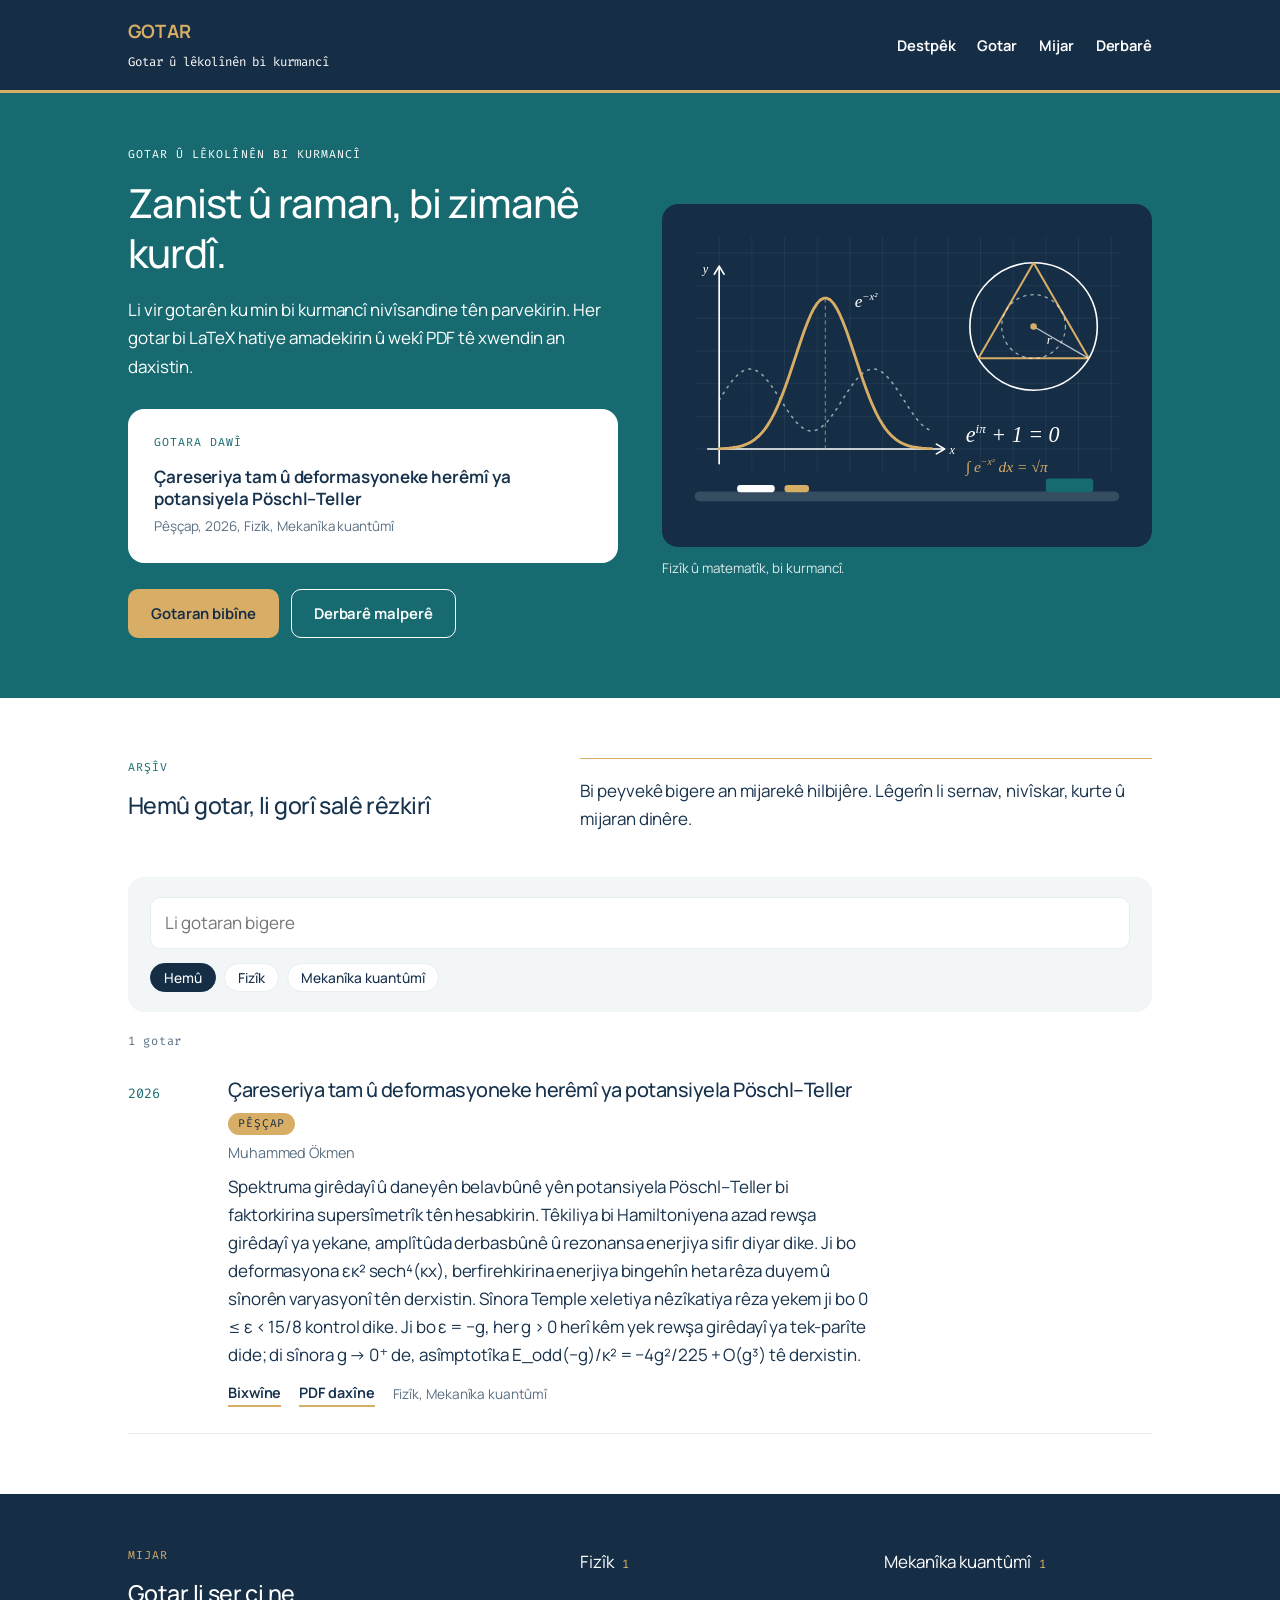
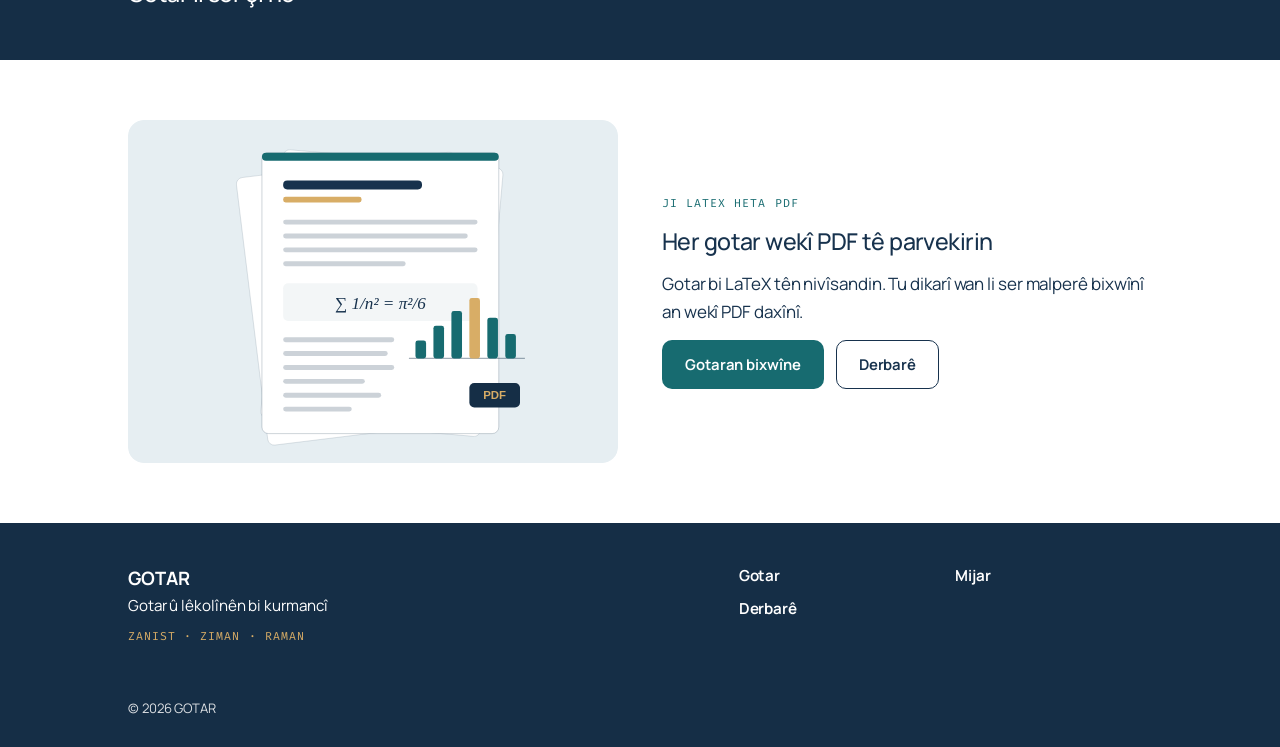
<file: index.html>
<!DOCTYPE html>
<html lang="kmr">
<head>
<meta charset="utf-8">
<meta name="viewport" content="width=device-width, initial-scale=1">
<meta name="color-scheme" content="light">
<title>Gotar û Lêkolîn</title>
<link rel="preconnect" href="https://fonts.googleapis.com">
<link rel="preconnect" href="https://fonts.gstatic.com" crossorigin>
<link href="https://fonts.googleapis.com/css2?family=Fira+Code:wght@400;500&family=Manrope:wght@400;500;650;700&display=swap" rel="stylesheet">
<link rel="stylesheet" href="style.css">
</head>
<body>

<main>
  <section class="hero">
    <div class="in">
      <div>
        <p class="eyebrow">Gotar û lêkolînên bi kurmancî</p>
        <h1>Zanist û raman, bi zimanê kurdî.</h1>
        <p class="lead">Li vir gotarên ku min bi kurmancî nivîsandine tên parvekirin. Her gotar bi LaTeX hatiye amadekirin û wekî PDF tê xwendin an daxistin.</p>
        <aside class="latest" aria-labelledby="lt">
          <p class="eyebrow" id="lt">Gotara dawî</p>
          <ol id="latest"></ol>
        </aside>
        <div class="btns">
          <a class="btn gold" href="#gotar">Gotaran bibîne</a>
          <a class="btn ghost" href="derbare.html">Derbarê malperê</a>
        </div>
      </div>
      <figure class="fig">
        <img src="img/texte.svg" alt="Texteyeke reş bi kevan, sêgoşe û formulan" width="600" height="420">
        <figcaption>Fizîk û matematîk, bi kurmancî.</figcaption>
      </figure>
    </div>
  </section>

  <section class="sec" id="gotar">
    <div class="in">
      <div class="split">
        <div>
          <p class="eyebrow">Arşîv</p>
          <h2>Hemû gotar, li gorî salê rêzkirî</h2>
        </div>
        <div class="rule">
          <p>Bi peyvekê bigere an mijarekê hilbijêre. Lêgerîn li sernav, nivîskar, kurte û mijaran dinêre.</p>
        </div>
      </div>
      <div class="tools">
        <input type="search" id="q" placeholder="Li gotaran bigere" aria-label="Li gotaran bigere">
        <div class="chips" id="chips"></div>
      </div>
      <p class="count" id="count" aria-live="polite"></p>
      <div id="list"></div>
    </div>
  </section>

  <section class="band" id="mijar">
    <div class="in split">
      <div>
        <p class="eyebrow">Mijar</p>
        <h2>Gotar li ser çi ne</h2>
      </div>
      <ul class="topics" id="topics"></ul>
    </div>
  </section>

  <section class="sec">
    <div class="in duo">
      <figure class="fig">
        <img src="img/rupel.svg" alt="Rûpelên gotareke zanistî bi formul û grafîkekê" width="600" height="420" loading="lazy">
      </figure>
      <div>
        <p class="eyebrow">Ji LaTeX heta PDF</p>
        <h2>Her gotar wekî PDF tê parvekirin</h2>
        <p>Gotar bi LaTeX tên nivîsandin. Tu dikarî wan li ser malperê bixwînî an wekî PDF daxînî.</p>
        <div class="btns">
          <a class="btn teal" href="#gotar">Gotaran bixwîne</a>
          <a class="btn line" href="derbare.html">Derbarê</a>
        </div>
      </div>
    </div>
  </section>
</main>

<script src="articles.js"></script>
<script src="site.js"></script>
<script>
const list = $("#list"), chips = $("#chips"), q = $("#q"), count = $("#count");
const tagCount = {};
ARTICLES.forEach(a => a.tags.forEach(t => tagCount[t] = (tagCount[t] || 0) + 1));
const tags = Object.keys(tagCount).sort((a, b) => a.localeCompare(b, "tr"));
const wanted = new URLSearchParams(location.search).get("mijar");
let activeTag = tags.includes(wanted) ? wanted : null;

function setTag(t){ activeTag = t; drawChips(); render(); }

function drawChips(){
  chips.innerHTML = "";
  [null, ...tags].forEach(t => {
    const b = document.createElement("button");
    b.className = "chip"; b.type = "button";
    b.textContent = t ?? "Hemû";
    b.setAttribute("aria-pressed", String(activeTag === t));
    b.onclick = () => setTag(t);
    chips.appendChild(b);
  });
}

function render(){
  const term = norm(q.value.trim());
  const hits = ARTICLES.filter(a =>
    (!activeTag || a.tags.includes(activeTag)) &&
    (!term || norm([a.title, a.author, a.abstract, a.tags.join(" ")].join(" ")).includes(term))
  );
  count.textContent = hits.length + " gotar";
  if (!ARTICLES.length){ list.innerHTML = '<p class="empty">Hîn gotar nehatine zêdekirin.</p>'; return; }
  if (!hits.length){ list.innerHTML = '<p class="empty">Tiştek nehat dîtin. Peyveke din biceribîne an mijara "Hemû" hilbijêre.</p>'; return; }
  list.innerHTML = hits.map(a => `
    <article class="art">
      <div class="yr">${esc(a.date.slice(0,4))}</div>
      <div>
        <h3><a href="${pageOf(a)}">${esc(a.title)}</a></h3>
        ${a.status ? `<span class="badge">${esc(a.status)}</span>` : ""}
        ${a.author ? `<p class="by">${esc(a.author)}</p>` : ""}
        ${a.abstract ? `<p class="abs">${esc(a.abstract)}</p>` : ""}
        <div class="meta">
          <a href="${pageOf(a)}">Bixwîne</a>
          <a href="${esc(a.file)}" download>PDF daxîne</a>
          <span>${a.tags.map(esc).join(", ")}</span>
        </div>
      </div>
    </article>`).join("");
}

if (!tags.length) $("#mijar").hidden = true;
$("#latest").innerHTML = ARTICLES.slice(0, 2).map(a => `
  <li><a href="${pageOf(a)}">${esc(a.title)}</a>
  <small>${a.status ? esc(a.status) + ", " : ""}${esc(a.date.slice(0,4))}${a.tags.length ? ", " + a.tags.map(esc).join(", ") : ""}</small></li>`).join("")
  || "<li>Hîn gotar tune ne.</li>";

const topics = $("#topics");
tags.forEach(t => {
  const li = document.createElement("li"), b = document.createElement("button"), n = document.createElement("small");
  b.type = "button"; b.textContent = t; n.textContent = tagCount[t];
  b.onclick = () => { setTag(t); $("#gotar").scrollIntoView(); };
  li.append(b, n); topics.appendChild(li);
});

q.addEventListener("input", render);
drawChips(); render();
</script>
</body>
</html>
</file>
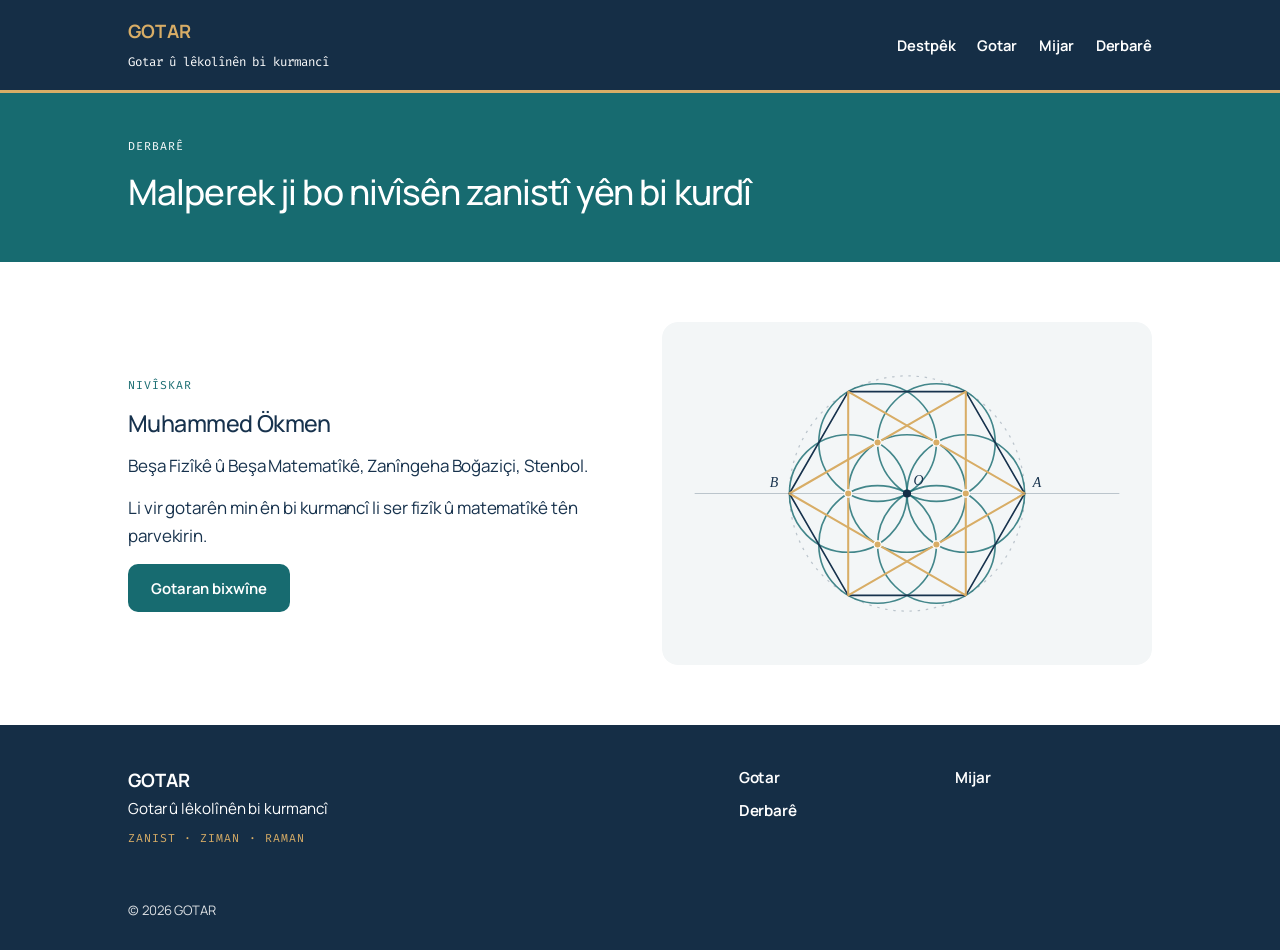
<file: derbare.html>
<!DOCTYPE html>
<html lang="kmr">
<head>
<meta charset="utf-8">
<meta name="viewport" content="width=device-width, initial-scale=1">
<meta name="color-scheme" content="light">
<title>Derbarê</title>
<link rel="preconnect" href="https://fonts.googleapis.com">
<link rel="preconnect" href="https://fonts.gstatic.com" crossorigin>
<link href="https://fonts.googleapis.com/css2?family=Fira+Code:wght@400;500&family=Manrope:wght@400;500;650;700&display=swap" rel="stylesheet">
<link rel="stylesheet" href="style.css">
</head>
<body>

<main>
  <section class="head">
    <div class="in">
      <p class="eyebrow">Derbarê</p>
      <h1>Malperek ji bo nivîsên zanistî yên bi kurdî</h1>
    </div>
  </section>

  <section class="sec">
    <div class="in duo">
      <div>
        <p class="eyebrow">Nivîskar</p>
        <h2>Muhammed Ökmen</h2>
        <p>Beşa Fizîkê û Beşa Matematîkê, Zanîngeha Boğaziçi, Stenbol.</p>
        <p>Li vir gotarên min ên bi kurmancî li ser fizîk û matematîkê tên parvekirin.</p>
        <div class="btns">
          <a class="btn teal" href="index.html#gotar">Gotaran bixwîne</a>
        </div>
      </div>
      <figure class="fig">
        <img src="img/endaze.svg" alt="Xêzkirineke endazeyî: heft bazin, şeşgoşe û stêrkek" width="600" height="420">
      </figure>
    </div>
  </section>
</main>

<script src="site.js"></script>
</body>
</html>
</file>
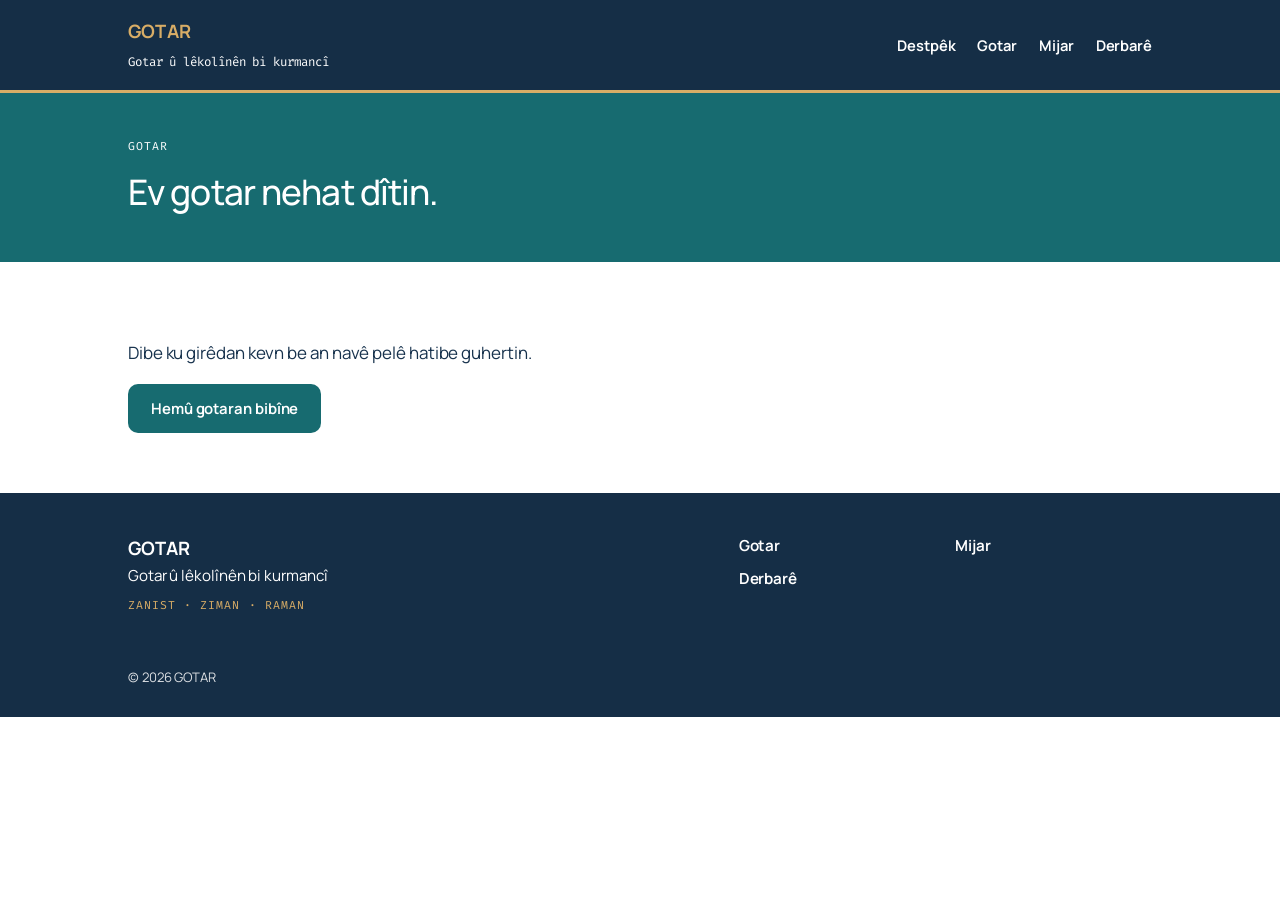
<file: gotar.html>
<!DOCTYPE html>
<html lang="kmr">
<head>
<meta charset="utf-8">
<meta name="viewport" content="width=device-width, initial-scale=1">
<meta name="color-scheme" content="light">
<title>Gotar</title>
<link rel="preconnect" href="https://fonts.googleapis.com">
<link rel="preconnect" href="https://fonts.gstatic.com" crossorigin>
<link href="https://fonts.googleapis.com/css2?family=Fira+Code:wght@400;500&family=Manrope:wght@400;500;650;700&display=swap" rel="stylesheet">
<link rel="stylesheet" href="style.css">
</head>
<body>

<main id="page"></main>

<script src="articles.js"></script>
<script src="site.js"></script>
<script>
const want = new URLSearchParams(location.search).get("g");
const i = ARTICLES.findIndex(a => idOf(a) === want);
const page = $("#page");

if (i < 0) {
  page.innerHTML = `
    <section class="head"><div class="in">
      <p class="eyebrow">Gotar</p>
      <h1>Ev gotar nehat dîtin.</h1>
    </div></section>
    <section class="sec"><div class="in">
      <p>Dibe ku girêdan kevn be an navê pelê hatibe guhertin.</p>
      <a class="btn teal" href="index.html#gotar">Hemû gotaran bibîne</a>
    </div></section>`;
} else {
  const a = ARTICLES[i], newer = ARTICLES[i - 1], older = ARTICLES[i + 1];
  document.title = a.title;
  const tagLinks = a.tags.map(t => `<a href="${topicUrl(t)}">${esc(t)}</a>`).join(" · ");
  page.innerHTML = `
    <section class="head"><div class="in">
      <a class="back" href="index.html#gotar">‹ Hemû gotar</a>
      <p class="eyebrow">${esc(a.date.slice(0,4))}${tagLinks ? " · " + tagLinks : ""}</p>
      <h1>${esc(a.title)}</h1>
      ${a.status ? `<span class="badge">${esc(a.status)}</span>` : ""}
      ${a.author ? `<p class="by">${esc(a.author)}</p>` : ""}
    </div></section>
    <section class="sec"><div class="in">
      <div class="split">
        <div>
          <p class="eyebrow">Kurte</p>
          <div class="btns">
            <a class="btn teal" href="${esc(a.file)}" target="_blank" rel="noopener">PDF veke</a>
            <a class="btn line" href="${esc(a.file)}" download>Daxîne</a>
          </div>
        </div>
        <div class="rule prose">
          <p>${a.abstract ? esc(a.abstract) : "Ji bo vê gotarê kurte nehatiye nivîsandin."}</p>
        </div>
      </div>
      <iframe class="viewer" src="${esc(a.file)}#view=FitH" title="${esc(a.title)}"></iframe>
      <p class="hint">Eger PDF li vir xuya nebe, bişkoka "PDF veke" bi kar bîne.</p>
      ${older || newer ? `<nav class="pager" aria-label="Gotarên din">
        <div>${older ? `<a href="${pageOf(older)}"><small>‹ Gotara kevntir</small>${esc(older.title)}</a>` : ""}</div>
        <div class="next">${newer ? `<a href="${pageOf(newer)}"><small>Gotara nûtir ›</small>${esc(newer.title)}</a>` : ""}</div>
      </nav>` : ""}
    </div></section>`;
}
</script>
</body>
</html>
</file>
<file: style.css>
:root{
  --navy:#152E46; --ink:#17324D; --teal:#176B70; --gold:#D8AD66;
  --mist:#F3F6F7; --pale:#E6EEF2; --mute:#5A6F82;
  --sans:"Manrope",system-ui,-apple-system,"Segoe UI",sans-serif;
  --mono:"Fira Code",ui-monospace,Menlo,Consolas,monospace;
}
*{box-sizing:border-box}
html{scroll-behavior:smooth}
@media (prefers-reduced-motion:reduce){html{scroll-behavior:auto}}
body{margin:0;background:#fff;color:var(--ink);font-family:var(--sans);font-size:17px;line-height:1.65;letter-spacing:-.005em}
a{color:inherit}
:focus-visible{outline:2px solid var(--gold);outline-offset:3px}
.in{max-width:1080px;margin:0 auto;padding:0 28px}
.eyebrow{font-family:var(--mono);font-size:.72rem;letter-spacing:.09em;text-transform:uppercase;margin:0 0 14px}
h1,h2,h3{font-weight:500;letter-spacing:-.025em;line-height:1.25;margin:0}

/* Serî */
.top{background:var(--navy);color:#fff;border-bottom:3px solid var(--gold);position:sticky;top:0;z-index:5}
.top .in{display:flex;flex-wrap:wrap;align-items:center;justify-content:space-between;gap:10px 28px;padding-top:16px;padding-bottom:16px}
.brand{text-decoration:none;display:block}
.brand b{display:block;color:var(--gold);font-weight:700;font-size:1.15rem;letter-spacing:.01em}
.brand span{font-family:var(--mono);font-size:.78rem;color:#fff}
.top nav{display:flex;flex-wrap:wrap;gap:6px 22px}
.top nav a{text-decoration:none;font-weight:650;font-size:.92rem}
.top nav a:hover{color:var(--gold)}

/* Hero */
.hero{background:var(--teal);color:#fff;padding:52px 0 60px}
.hero .in{display:grid;grid-template-columns:1fr 1fr;gap:44px;align-items:center}
.hero h1{font-size:clamp(1.8rem,3.6vw,2.5rem);max-width:15em;margin-bottom:18px}
.hero p.lead{margin:0 0 28px;max-width:34em}
.btns{display:flex;flex-wrap:wrap;gap:12px}
.btn{display:inline-block;text-decoration:none;font-weight:650;font-size:.93rem;padding:11px 22px;border-radius:10px;border:1.5px solid transparent}
.btn.gold{background:var(--gold);color:var(--navy)}
.btn.ghost{border-color:#fff;color:#fff}
.btn.teal{background:var(--teal);color:#fff}
.btn.line{border-color:var(--ink);color:var(--ink)}
.btn:hover{filter:brightness(1.06)}
.latest{background:#fff;color:var(--ink);border-radius:16px;padding:24px 26px}
.latest .eyebrow{color:var(--teal)}
.latest ol{list-style:none;margin:0;padding:0}
.latest li{padding:12px 0;border-top:1px solid var(--pale)}
.latest li:first-child{border-top:0;padding-top:0}
.latest li:last-child{padding-bottom:0}
.latest a{text-decoration:none;font-weight:650;display:block;line-height:1.35}
.latest a:hover{color:var(--teal)}
.latest small{color:var(--mute);font-size:.84rem}

/* Beşên spî */
.sec{padding:60px 0}
.split{display:grid;grid-template-columns:5fr 7fr;gap:44px}
.sec .eyebrow{color:var(--teal)}
.sec h2{font-size:1.45rem;max-width:16em}
.rule{border-top:1px solid var(--gold);padding-top:18px}
.rule p{margin:0 0 14px}

/* Lîsteya gotaran */
.tools{background:var(--mist);border-radius:16px;padding:20px 22px;margin:30px 0 8px}
input[type=search]{width:100%;font:inherit;padding:11px 14px;border:1px solid var(--pale);border-radius:10px;background:#fff;color:var(--ink)}
.chips{display:flex;flex-wrap:wrap;gap:8px;margin-top:14px}
.chip{font-family:var(--sans);font-size:.86rem;font-weight:500;padding:4px 13px;border:1px solid var(--pale);border-radius:99px;background:#fff;color:var(--ink);cursor:pointer}
.chip:hover{border-color:var(--teal)}
.chip[aria-pressed=true]{background:var(--navy);border-color:var(--navy);color:#fff}
.count{font-family:var(--mono);font-size:.75rem;letter-spacing:.06em;color:var(--mute);margin:20px 0 0}
.art{display:grid;grid-template-columns:76px 1fr;gap:4px 24px;padding:26px 0;border-bottom:1px solid var(--pale)}
.yr{font-family:var(--mono);font-size:.85rem;color:var(--teal);padding-top:5px}
.art h3{font-size:1.24rem;margin-bottom:4px}
.by{color:var(--mute);font-size:.9rem;margin:0 0 8px}
.abs{margin:0 0 12px;max-width:64ch}
.meta{display:flex;flex-wrap:wrap;gap:6px 18px;align-items:center;font-size:.9rem}
.meta a{font-weight:650;text-decoration:none;border-bottom:2px solid var(--gold)}
.meta a:hover{color:var(--teal)}
.meta span{color:var(--mute);font-size:.85rem}
.empty{padding:36px 0;color:var(--mute)}

/* Mijar */
.band{background:var(--navy);color:#fff;padding:52px 0}
.band .eyebrow{color:var(--gold)}
.band h2{font-size:1.45rem}
.topics{list-style:none;margin:0;padding:0;columns:2;column-gap:36px}
.topics li{break-inside:avoid;margin-bottom:6px}
.topics button{font:inherit;color:#fff;background:none;border:0;padding:2px 0;cursor:pointer;text-align:start}
.topics button:hover{color:var(--gold)}
.topics small{font-family:var(--mono);font-size:.75rem;color:var(--gold);margin-inline-start:8px}

/* Bang */
.cta{background:var(--pale);padding:44px 0;text-align:center}
.cta .eyebrow{color:var(--ink)}
.cta h2{font-size:1.3rem;margin-bottom:8px}
.cta p{margin:0 0 20px}
.btn.navy{background:var(--navy);color:#fff}

footer{background:var(--navy);color:#fff;padding:40px 0 28px;font-size:.95rem}
footer .in{display:grid;grid-template-columns:7fr 5fr;gap:32px}
footer b{font-size:1.15rem;font-weight:700}
footer .eyebrow{color:var(--gold);margin:8px 0 10px}
footer nav{display:grid;grid-template-columns:1fr 1fr;gap:8px 20px;align-content:start}
footer nav a{text-decoration:none;font-weight:650}
footer nav a:hover,footer a:hover{color:var(--gold)}
.copy{grid-column:1/-1;font-size:.82rem;opacity:.85;margin:10px 0 0}

@media (max-width:760px){
  .hero .in,.split,footer .in{grid-template-columns:1fr;gap:28px}
  .hero{padding:40px 0 44px}
  .sec{padding:44px 0}
  .art{grid-template-columns:1fr}
  .topics{columns:1}
  .top{position:static}
}

/* Rûpelên hundir */
.head{background:var(--teal);color:#fff;padding:44px 0 48px}
.head h1{font-size:clamp(1.6rem,3.2vw,2.2rem);max-width:22em}
.head .by{color:#fff;opacity:.9;margin:10px 0 0;font-size:1rem}
.head .eyebrow a{color:inherit;text-decoration:none;border-bottom:1px solid var(--gold)}
.back{display:inline-block;margin-bottom:22px;font-weight:650;font-size:.9rem;text-decoration:none;color:#fff}
.back:hover{color:var(--gold)}
.art h3 a{text-decoration:none}
.art h3 a:hover{color:var(--teal)}
.viewer{width:100%;height:85vh;min-height:480px;border:1px solid var(--pale);border-radius:16px;background:var(--mist);margin-top:34px;display:block}
.hint{color:var(--mute);font-size:.85rem;margin:10px 0 0}
.pager{display:grid;grid-template-columns:1fr 1fr;gap:20px;margin-top:44px;border-top:1px solid var(--pale);padding-top:24px}
.pager a{text-decoration:none;font-weight:650;line-height:1.35}
.pager a:hover{color:var(--teal)}
.pager small{display:block;font-family:var(--mono);font-size:.72rem;letter-spacing:.08em;text-transform:uppercase;color:var(--teal);font-weight:400;margin-bottom:4px}
.pager .next{text-align:end}
.prose p{margin:0 0 16px;max-width:64ch}
@media (max-width:760px){.viewer{height:70vh}.pager{grid-template-columns:1fr}.pager .next{text-align:start}}
section[id]{scroll-margin-top:84px}

/* Wêne */
.fig{margin:0}
.fig img{display:block;width:100%;height:auto;border-radius:16px}
.fig figcaption{font-size:.84rem;margin-top:10px;color:var(--mute)}
.hero .fig figcaption{color:#fff;opacity:.85}
.hero .latest{margin:0 0 26px}
.duo{display:grid;grid-template-columns:1fr 1fr;gap:44px;align-items:center}
.duo h2{margin-bottom:14px}
.duo p{margin:0 0 14px;max-width:34em}
.band .fig figcaption{color:#fff;opacity:.8}
@media (max-width:760px){.duo{grid-template-columns:1fr;gap:26px}}
.badge{display:inline-block;font-family:var(--mono);font-size:.7rem;letter-spacing:.08em;text-transform:uppercase;background:var(--gold);color:var(--navy);border-radius:99px;padding:2px 10px;margin:4px 0 6px}
.head .badge{margin:12px 0 0}
</file>
